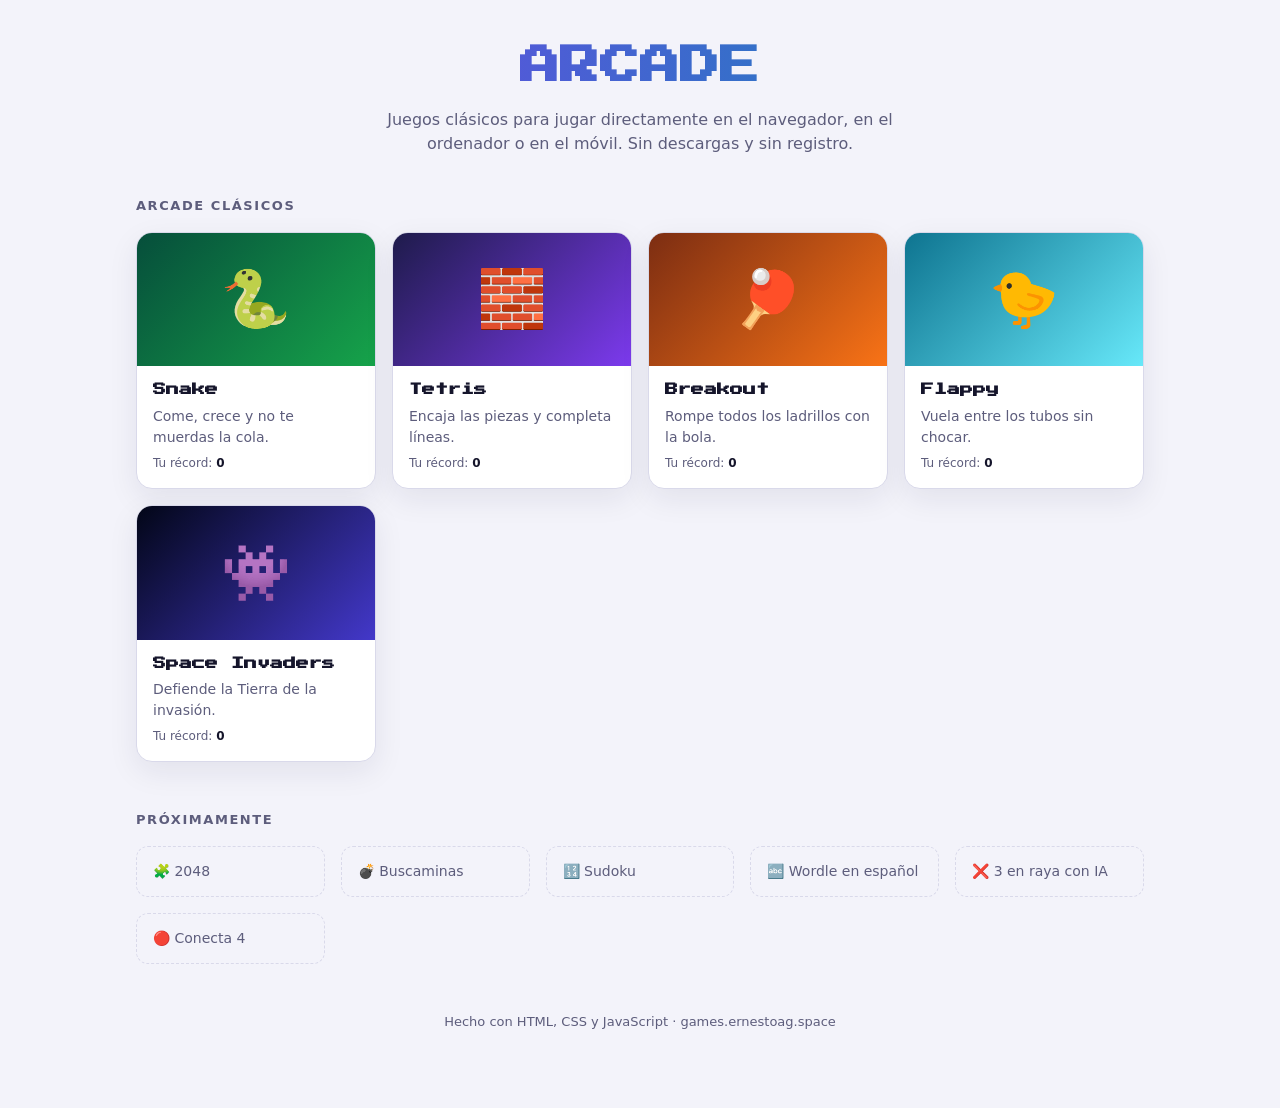
<file: index.html>
<!doctype html>
<html lang="es">
<head>
  <meta charset="utf-8">
  <meta name="viewport" content="width=device-width, initial-scale=1, viewport-fit=cover">
  <title>Arcade · ernestoag</title>
  <meta name="description" content="Juegos arcade clásicos para jugar gratis en el navegador.">
  <link rel="icon" href="favicon.svg">
  <link rel="preconnect" href="https://fonts.googleapis.com">
  <link rel="preconnect" href="https://fonts.gstatic.com" crossorigin>
  <link href="https://fonts.googleapis.com/css2?family=Press+Start+2P&display=swap" rel="stylesheet">
  <link rel="stylesheet" href="shared/style.css">
</head>
<body>
  <main class="home">
    <section class="hero">
      <h1>ARCADE</h1>
      <p>Juegos clásicos para jugar directamente en el navegador, en el ordenador o en el móvil. Sin descargas y sin registro.</p>
    </section>

    <h2 class="section-title">Arcade clásicos</h2>
    <div class="grid" id="games"></div>

    <section class="soon">
      <h2 class="section-title">Próximamente</h2>
      <div class="grid">
        <div class="soon-item">🧩 2048</div>
        <div class="soon-item">💣 Buscaminas</div>
        <div class="soon-item">🔢 Sudoku</div>
        <div class="soon-item">🔤 Wordle en español</div>
        <div class="soon-item">❌ 3 en raya con IA</div>
        <div class="soon-item">🔴 Conecta 4</div>
      </div>
    </section>

    <p class="footer">Hecho con HTML, CSS y JavaScript · games.ernestoag.space</p>
  </main>

  <script src="shared/common.js"></script>
  <script>
    const GAMES = [
      { id: 'snake', name: 'Snake', emoji: '🐍', art: 'linear-gradient(135deg, #064e3b, #16a34a)', desc: 'Come, crece y no te muerdas la cola.' },
      { id: 'tetris', name: 'Tetris', emoji: '🧱', art: 'linear-gradient(135deg, #1e1b4b, #7c3aed)', desc: 'Encaja las piezas y completa líneas.' },
      { id: 'breakout', name: 'Breakout', emoji: '🏓', art: 'linear-gradient(135deg, #7c2d12, #f97316)', desc: 'Rompe todos los ladrillos con la bola.' },
      { id: 'flappy', name: 'Flappy', emoji: '🐤', art: 'linear-gradient(135deg, #0e7490, #67e8f9)', desc: 'Vuela entre los tubos sin chocar.' },
      { id: 'invaders', name: 'Space Invaders', emoji: '👾', art: 'linear-gradient(135deg, #020617, #4338ca)', desc: 'Defiende la Tierra de la invasión.' },
    ];

    const grid = document.getElementById('games');
    for (const g of GAMES) {
      const a = document.createElement('a');
      a.className = 'card';
      a.href = `juegos/${g.id}/`;
      a.innerHTML = `
        <div class="card-art" style="--art: ${g.art}" aria-hidden="true">${g.emoji}</div>
        <div class="card-body">
          <h3>${g.name}</h3>
          <p>${g.desc}</p>
          <span class="card-best">Tu récord: <b>${Arcade.getBest(g.id)}</b></span>
        </div>`;
      grid.appendChild(a);
    }
  </script>
</body>
</html>
</file>
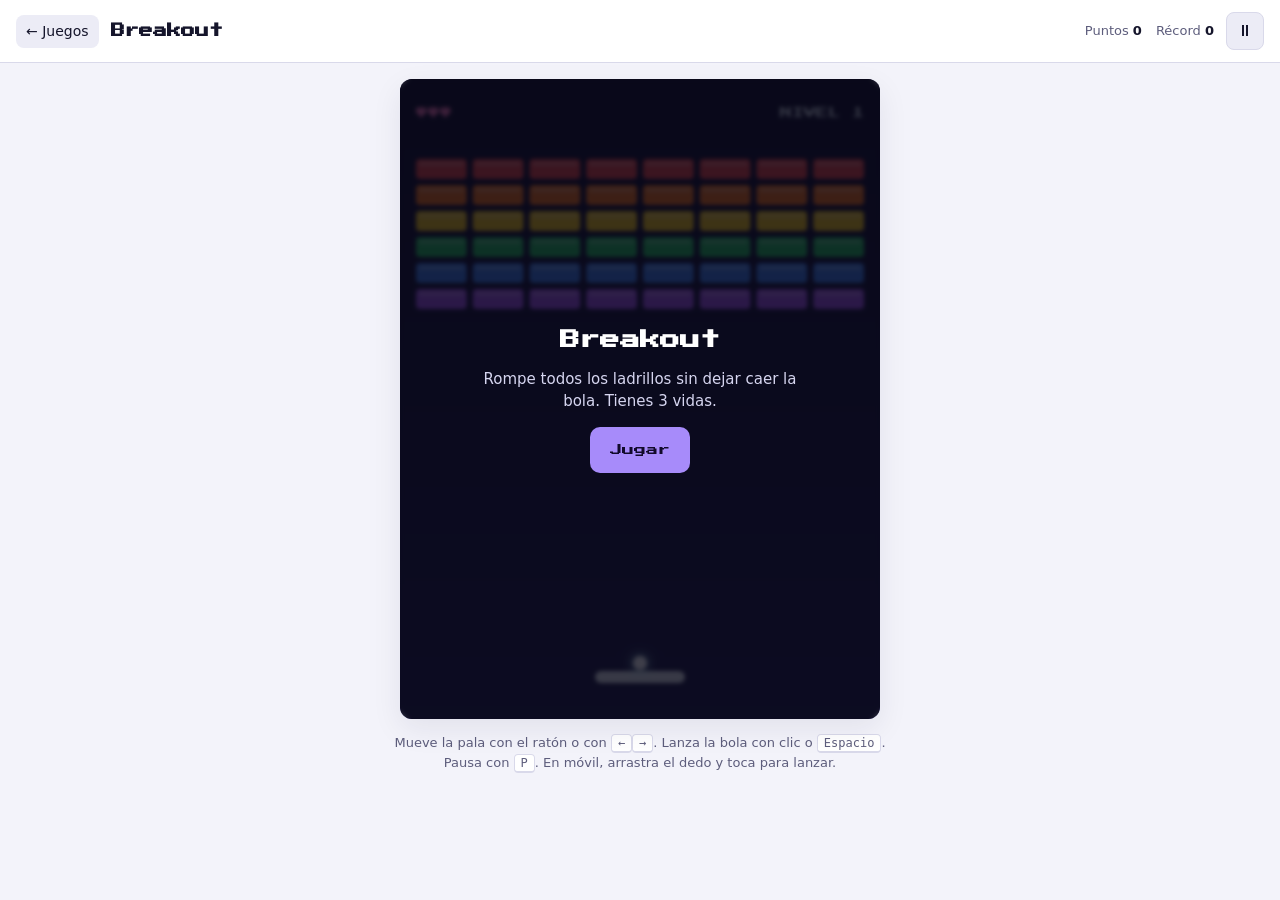
<file: juegos/breakout/index.html>
<!doctype html>
<html lang="es">
<head>
  <meta charset="utf-8">
  <meta name="viewport" content="width=device-width, initial-scale=1, viewport-fit=cover">
  <title>Breakout · Arcade</title>
  <link rel="preconnect" href="https://fonts.googleapis.com">
  <link rel="preconnect" href="https://fonts.gstatic.com" crossorigin>
  <link href="https://fonts.googleapis.com/css2?family=Press+Start+2P&display=swap" rel="stylesheet">
  <link rel="icon" href="../../favicon.svg">
  <link rel="stylesheet" href="../../shared/style.css">
</head>
<body class="game-page">
  <header class="game-header">
    <a class="back" href="../../">← Juegos</a>
    <h1>Breakout</h1>
    <div class="stats"><span>Puntos <b id="score">0</b></span><span>Récord <b id="best">0</b></span></div>
    <button class="icon-btn" id="pause" type="button" aria-label="Pausa">⏸</button>
  </header>
  <main class="game-main">
    <div class="stage" style="--w: 480px; --ratio: 0.75">
      <canvas id="game"></canvas>
      <div class="overlay" id="overlay" hidden>
        <h2 class="overlay-title"></h2>
        <p class="overlay-text"></p>
        <button class="overlay-btn" type="button"></button>
      </div>
    </div>
    <p class="help"><span class="keys">Mueve la pala con el ratón o con <kbd>←</kbd><kbd>→</kbd>. Lanza la bola con clic o <kbd>Espacio</kbd>. Pausa con <kbd>P</kbd>. </span>En móvil, arrastra el dedo y toca para lanzar.</p>
  </main>
  <script src="../../shared/common.js"></script>
  <script src="game.js"></script>
</body>
</html>
</file>
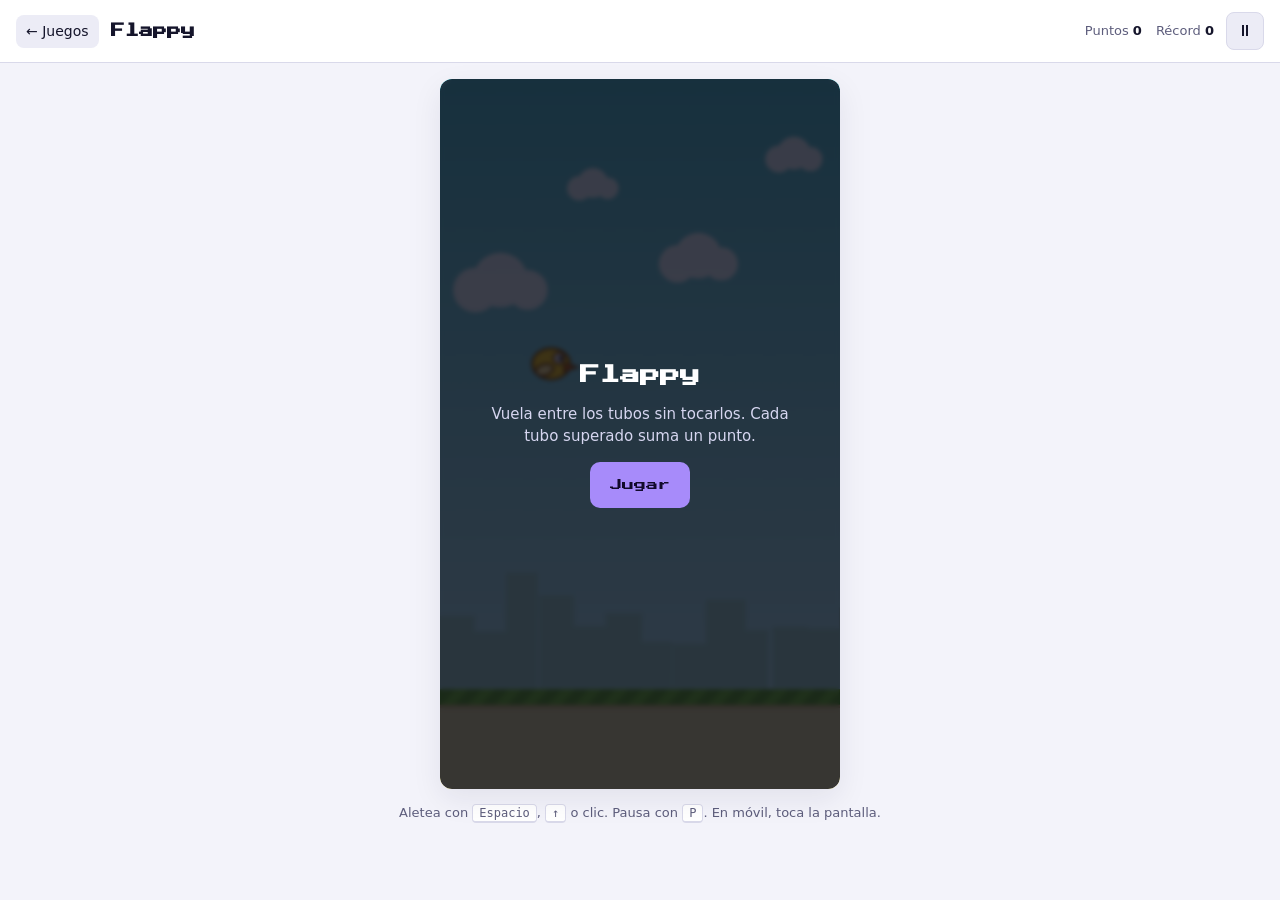
<file: juegos/flappy/index.html>
<!doctype html>
<html lang="es">
<head>
  <meta charset="utf-8">
  <meta name="viewport" content="width=device-width, initial-scale=1, viewport-fit=cover">
  <title>Flappy · Arcade</title>
  <link rel="preconnect" href="https://fonts.googleapis.com">
  <link rel="preconnect" href="https://fonts.gstatic.com" crossorigin>
  <link href="https://fonts.googleapis.com/css2?family=Press+Start+2P&display=swap" rel="stylesheet">
  <link rel="icon" href="../../favicon.svg">
  <link rel="stylesheet" href="../../shared/style.css">
</head>
<body class="game-page">
  <header class="game-header">
    <a class="back" href="../../">← Juegos</a>
    <h1>Flappy</h1>
    <div class="stats"><span>Puntos <b id="score">0</b></span><span>Récord <b id="best">0</b></span></div>
    <button class="icon-btn" id="pause" type="button" aria-label="Pausa">⏸</button>
  </header>
  <main class="game-main">
    <div class="stage" style="--w: 400px; --ratio: 0.5625">
      <canvas id="game"></canvas>
      <div class="overlay" id="overlay" hidden>
        <h2 class="overlay-title"></h2>
        <p class="overlay-text"></p>
        <button class="overlay-btn" type="button"></button>
      </div>
    </div>
    <p class="help"><span class="keys">Aletea con <kbd>Espacio</kbd>, <kbd>↑</kbd> o clic. Pausa con <kbd>P</kbd>. </span>En móvil, toca la pantalla.</p>
  </main>
  <script src="../../shared/common.js"></script>
  <script src="game.js"></script>
</body>
</html>
</file>
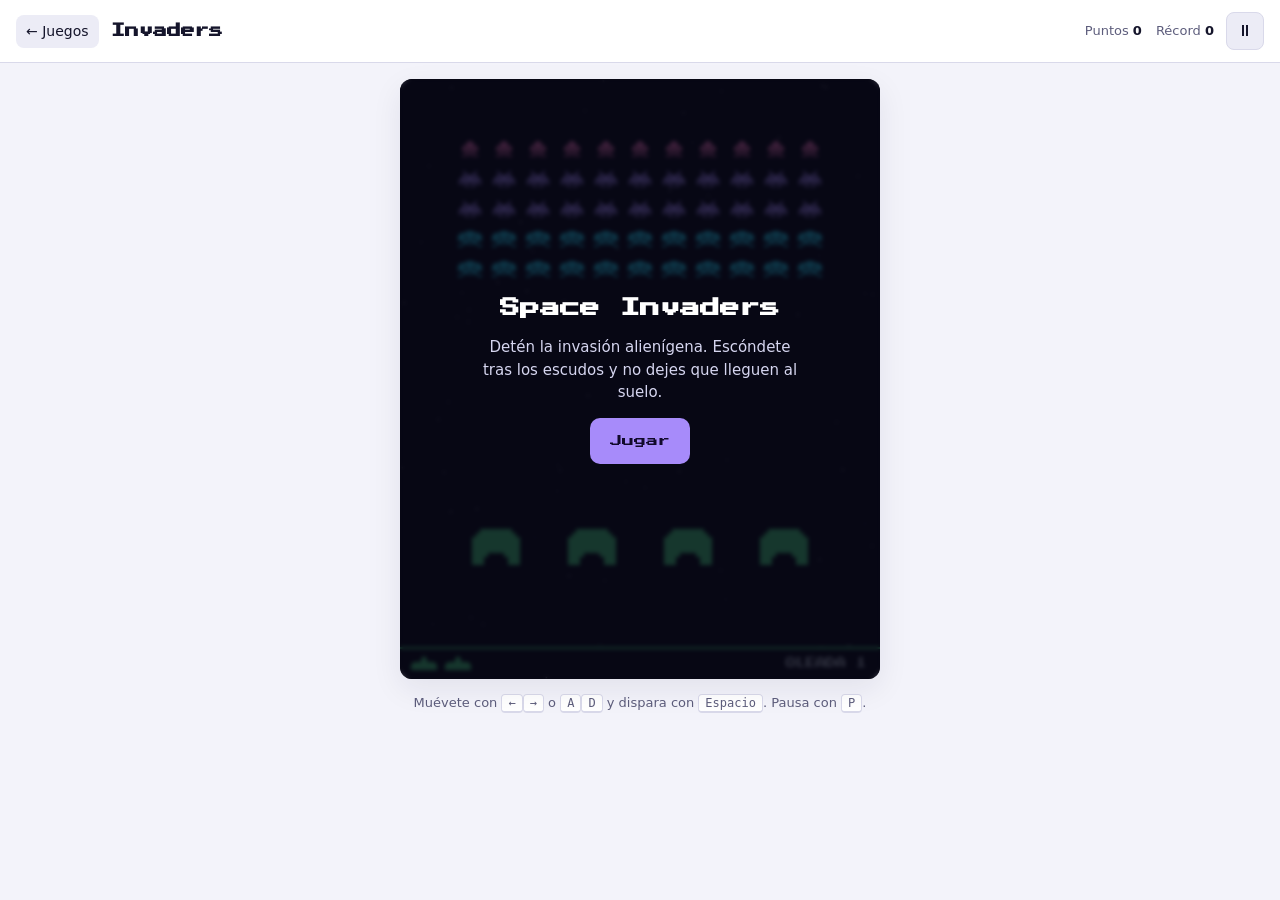
<file: juegos/invaders/index.html>
<!doctype html>
<html lang="es">
<head>
  <meta charset="utf-8">
  <meta name="viewport" content="width=device-width, initial-scale=1, viewport-fit=cover">
  <title>Space Invaders · Arcade</title>
  <link rel="preconnect" href="https://fonts.googleapis.com">
  <link rel="preconnect" href="https://fonts.gstatic.com" crossorigin>
  <link href="https://fonts.googleapis.com/css2?family=Press+Start+2P&display=swap" rel="stylesheet">
  <link rel="icon" href="../../favicon.svg">
  <link rel="stylesheet" href="../../shared/style.css">
</head>
<body class="game-page">
  <header class="game-header">
    <a class="back" href="../../">← Juegos</a>
    <h1>Invaders</h1>
    <div class="stats"><span>Puntos <b id="score">0</b></span><span>Récord <b id="best">0</b></span></div>
    <button class="icon-btn" id="pause" type="button" aria-label="Pausa">⏸</button>
  </header>
  <main class="game-main">
    <div class="stage" style="--w: 480px; --ratio: 0.8">
      <canvas id="game"></canvas>
      <div class="overlay" id="overlay" hidden>
        <h2 class="overlay-title"></h2>
        <p class="overlay-text"></p>
        <button class="overlay-btn" type="button"></button>
      </div>
    </div>
    <div class="touch-controls">
      <button data-hold="left" aria-label="Izquierda">◀</button>
      <button data-hold="fire" aria-label="Disparar">🔥</button>
      <button data-hold="right" aria-label="Derecha">▶</button>
    </div>
    <p class="help"><span class="keys">Muévete con <kbd>←</kbd><kbd>→</kbd> o <kbd>A</kbd><kbd>D</kbd> y dispara con <kbd>Espacio</kbd>. Pausa con <kbd>P</kbd>.</span></p>
  </main>
  <script src="../../shared/common.js"></script>
  <script src="game.js"></script>
</body>
</html>
</file>
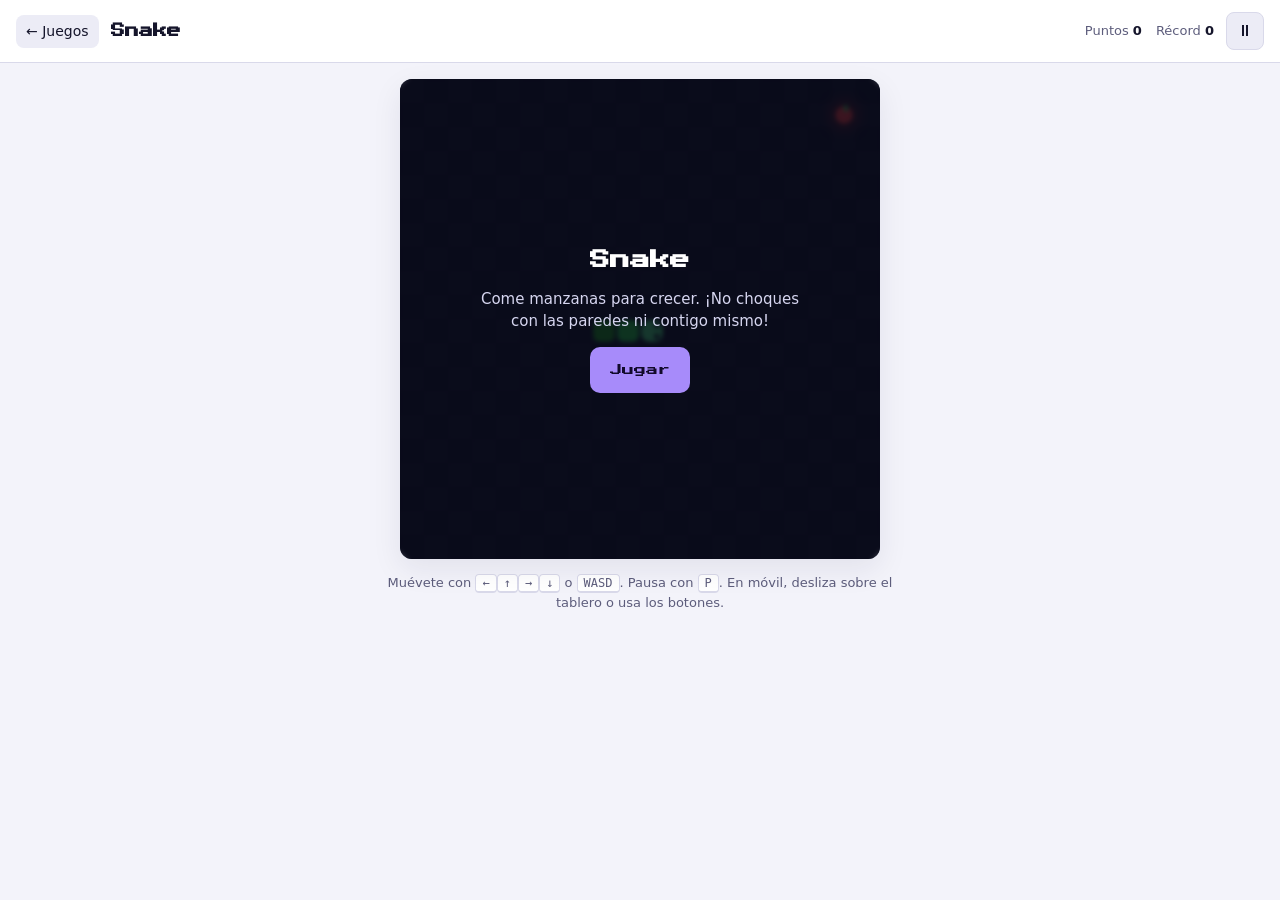
<file: juegos/snake/index.html>
<!doctype html>
<html lang="es">
<head>
  <meta charset="utf-8">
  <meta name="viewport" content="width=device-width, initial-scale=1, viewport-fit=cover">
  <title>Snake · Arcade</title>
  <link rel="preconnect" href="https://fonts.googleapis.com">
  <link rel="preconnect" href="https://fonts.gstatic.com" crossorigin>
  <link href="https://fonts.googleapis.com/css2?family=Press+Start+2P&display=swap" rel="stylesheet">
  <link rel="icon" href="../../favicon.svg">
  <link rel="stylesheet" href="../../shared/style.css">
</head>
<body class="game-page">
  <header class="game-header">
    <a class="back" href="../../">← Juegos</a>
    <h1>Snake</h1>
    <div class="stats"><span>Puntos <b id="score">0</b></span><span>Récord <b id="best">0</b></span></div>
    <button class="icon-btn" id="pause" type="button" aria-label="Pausa">⏸</button>
  </header>
  <main class="game-main">
    <div class="stage" style="--w: 480px; --ratio: 1">
      <canvas id="game"></canvas>
      <div class="overlay" id="overlay" hidden>
        <h2 class="overlay-title"></h2>
        <p class="overlay-text"></p>
        <button class="overlay-btn" type="button"></button>
      </div>
    </div>
    <div class="touch-controls dpad">
      <button class="up" data-dir="up" aria-label="Arriba">▲</button>
      <button class="left" data-dir="left" aria-label="Izquierda">◀</button>
      <button class="down" data-dir="down" aria-label="Abajo">▼</button>
      <button class="right" data-dir="right" aria-label="Derecha">▶</button>
    </div>
    <p class="help"><span class="keys">Muévete con <kbd>←</kbd><kbd>↑</kbd><kbd>→</kbd><kbd>↓</kbd> o <kbd>WASD</kbd>. Pausa con <kbd>P</kbd>. </span>En móvil, desliza sobre el tablero o usa los botones.</p>
  </main>
  <script src="../../shared/common.js"></script>
  <script src="game.js"></script>
</body>
</html>
</file>
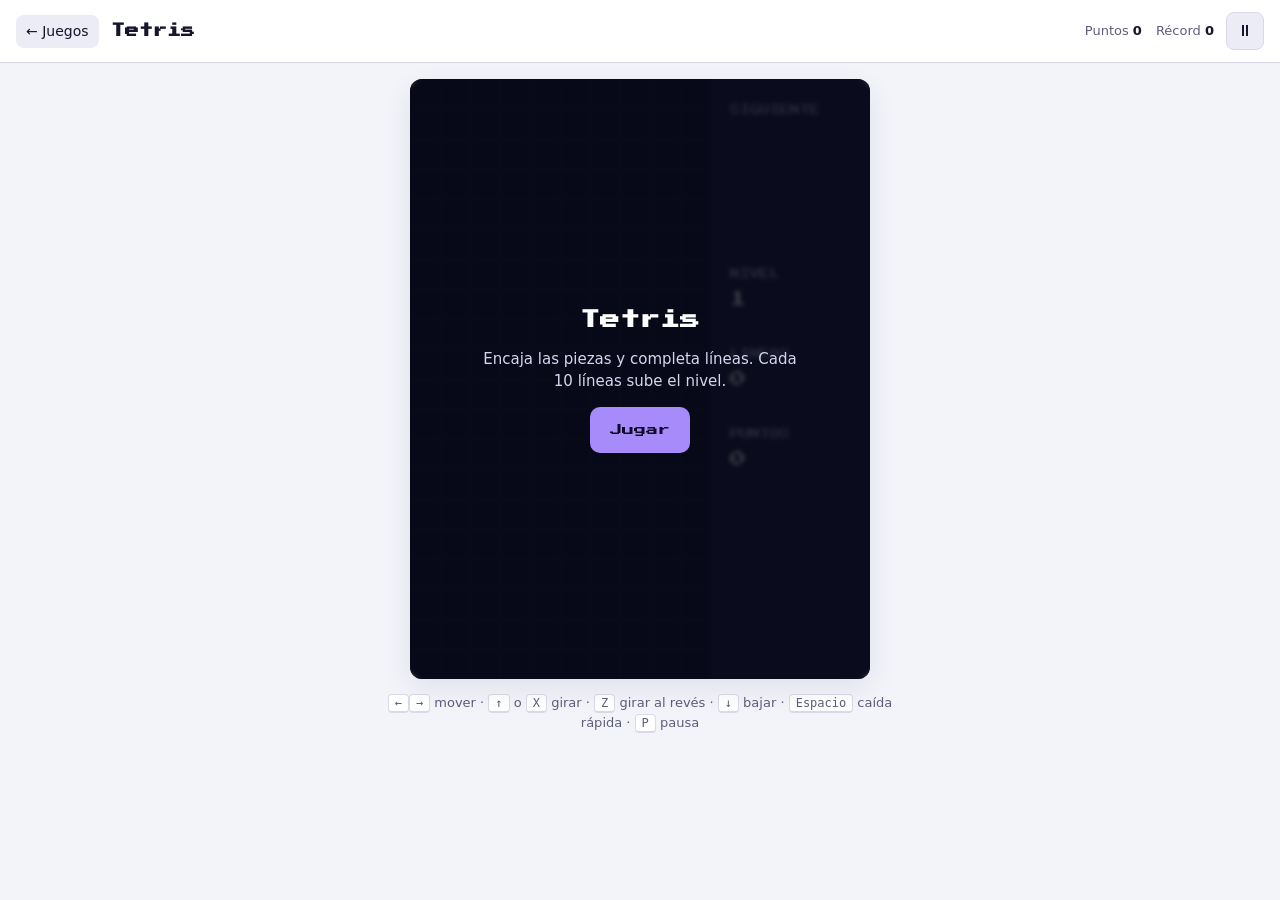
<file: juegos/tetris/index.html>
<!doctype html>
<html lang="es">
<head>
  <meta charset="utf-8">
  <meta name="viewport" content="width=device-width, initial-scale=1, viewport-fit=cover">
  <title>Tetris · Arcade</title>
  <link rel="preconnect" href="https://fonts.googleapis.com">
  <link rel="preconnect" href="https://fonts.gstatic.com" crossorigin>
  <link href="https://fonts.googleapis.com/css2?family=Press+Start+2P&display=swap" rel="stylesheet">
  <link rel="icon" href="../../favicon.svg">
  <link rel="stylesheet" href="../../shared/style.css">
</head>
<body class="game-page">
  <header class="game-header">
    <a class="back" href="../../">← Juegos</a>
    <h1>Tetris</h1>
    <div class="stats"><span>Puntos <b id="score">0</b></span><span>Récord <b id="best">0</b></span></div>
    <button class="icon-btn" id="pause" type="button" aria-label="Pausa">⏸</button>
  </header>
  <main class="game-main">
    <div class="stage" style="--w: 460px; --ratio: 0.7667">
      <canvas id="game"></canvas>
      <div class="overlay" id="overlay" hidden>
        <h2 class="overlay-title"></h2>
        <p class="overlay-text"></p>
        <button class="overlay-btn" type="button"></button>
      </div>
    </div>
    <div class="touch-controls">
      <button data-act="left" aria-label="Izquierda">◀</button>
      <button data-act="right" aria-label="Derecha">▶</button>
      <button data-act="rotate" aria-label="Girar">⟳</button>
      <button data-act="down" aria-label="Bajar">▼</button>
      <button data-act="drop" aria-label="Caída rápida">⤓</button>
    </div>
    <p class="help"><span class="keys"><kbd>←</kbd><kbd>→</kbd> mover · <kbd>↑</kbd> o <kbd>X</kbd> girar · <kbd>Z</kbd> girar al revés · <kbd>↓</kbd> bajar · <kbd>Espacio</kbd> caída rápida · <kbd>P</kbd> pausa</span></p>
  </main>
  <script src="../../shared/common.js"></script>
  <script src="game.js"></script>
</body>
</html>
</file>
<file: shared/style.css>
:root {
  --bg: #f3f3fa;
  --surface: #ffffff;
  --surface-2: #ececf6;
  --text: #15152b;
  --muted: #5d5d7c;
  --border: #d9d9ea;
  --accent: #7c3aed;
  --accent-2: #0891b2;
  --shadow: 0 10px 30px rgba(20, 20, 60, 0.08);
  --font-pixel: "Press Start 2P", ui-monospace, monospace;
  --font-body: system-ui, -apple-system, "Segoe UI", Roboto, sans-serif;
  --chrome: 190px;
  color-scheme: light;
}

@media (prefers-color-scheme: dark) {
  :root:not([data-theme="light"]) {
    --bg: #0b0b1a;
    --surface: #15152b;
    --surface-2: #1d1d38;
    --text: #ececff;
    --muted: #a3a3c2;
    --border: #2b2b4a;
    --accent: #a78bfa;
    --accent-2: #22d3ee;
    --shadow: 0 10px 30px rgba(0, 0, 0, 0.35);
    color-scheme: dark;
  }
}

:root[data-theme="dark"] {
  --bg: #0b0b1a;
  --surface: #15152b;
  --surface-2: #1d1d38;
  --text: #ececff;
  --muted: #a3a3c2;
  --border: #2b2b4a;
  --accent: #a78bfa;
  --accent-2: #22d3ee;
  --shadow: 0 10px 30px rgba(0, 0, 0, 0.35);
  color-scheme: dark;
}

* { box-sizing: border-box; }

html, body { margin: 0; }

body {
  background: var(--bg);
  color: var(--text);
  font-family: var(--font-body);
  line-height: 1.5;
  -webkit-tap-highlight-color: transparent;
}

a { color: var(--accent); }

button { font: inherit; }

/* ---------- Portada ---------- */

.home {
  max-width: 1040px;
  margin: 0 auto;
  padding: 40px 16px 64px;
}

.hero { text-align: center; margin-bottom: 40px; }

.hero h1 {
  font-family: var(--font-pixel);
  font-size: clamp(22px, 5vw, 40px);
  line-height: 1.3;
  margin: 0 0 16px;
  background: linear-gradient(90deg, var(--accent), var(--accent-2));
  -webkit-background-clip: text;
  background-clip: text;
  color: transparent;
}

.hero p { color: var(--muted); margin: 0 auto; max-width: 560px; }

.section-title {
  font-size: 13px;
  font-weight: 700;
  text-transform: uppercase;
  letter-spacing: 0.12em;
  color: var(--muted);
  margin: 0 0 16px;
}

.grid {
  display: grid;
  grid-template-columns: repeat(auto-fill, minmax(230px, 1fr));
  gap: 16px;
}

.card {
  display: flex;
  flex-direction: column;
  background: var(--surface);
  border: 1px solid var(--border);
  border-radius: 16px;
  overflow: hidden;
  text-decoration: none;
  color: inherit;
  box-shadow: var(--shadow);
  transition: transform 0.15s ease, border-color 0.15s ease;
}

.card:hover, .card:focus-visible { transform: translateY(-3px); border-color: var(--accent); outline: none; }

.card-art {
  aspect-ratio: 16 / 9;
  display: grid;
  place-items: center;
  font-size: 56px;
  background: var(--art, #222);
}

.card-body { padding: 14px 16px 16px; display: flex; flex-direction: column; gap: 6px; flex: 1; }

.card-body h3 { font-family: var(--font-pixel); font-size: 13px; margin: 0; }

.card-body p { margin: 0; color: var(--muted); font-size: 14px; flex: 1; }

.card-best { font-size: 12px; color: var(--muted); }

.card-best b { color: var(--text); }

.soon { margin-top: 48px; }

.soon .grid { grid-template-columns: repeat(auto-fill, minmax(180px, 1fr)); }

.soon-item {
  padding: 14px 16px;
  border: 1px dashed var(--border);
  border-radius: 12px;
  color: var(--muted);
  font-size: 14px;
}

.footer { margin-top: 48px; text-align: center; color: var(--muted); font-size: 13px; }

/* ---------- Página de juego ---------- */

.game-page { min-height: 100vh; min-height: 100svh; display: flex; flex-direction: column; }

.game-header {
  display: flex;
  align-items: center;
  gap: 12px;
  padding: 12px 16px;
  border-bottom: 1px solid var(--border);
  background: var(--surface);
}

.game-header h1 { font-family: var(--font-pixel); font-size: 14px; margin: 0; flex: 1; }

.back {
  text-decoration: none;
  font-size: 14px;
  padding: 6px 10px;
  border-radius: 8px;
  background: var(--surface-2);
  color: var(--text);
  white-space: nowrap;
}

.stats { display: flex; gap: 14px; font-size: 13px; color: var(--muted); }

.stats b { color: var(--text); font-variant-numeric: tabular-nums; }

.icon-btn {
  border: 1px solid var(--border);
  background: var(--surface-2);
  color: var(--text);
  border-radius: 8px;
  padding: 6px 10px;
  cursor: pointer;
}

.game-main {
  flex: 1;
  display: flex;
  flex-direction: column;
  align-items: center;
  gap: 14px;
  padding: 16px;
}

.stage {
  position: relative;
  width: 100%;
  width: min(100%, var(--w), calc((100vh - var(--chrome)) * var(--ratio)));
  width: min(100%, var(--w), calc((100svh - var(--chrome)) * var(--ratio)));
  border-radius: 12px;
  overflow: hidden;
  box-shadow: var(--shadow);
  touch-action: none;
  user-select: none;
  -webkit-user-select: none;
}

.stage canvas { display: block; width: 100%; height: auto; }

.overlay {
  position: absolute;
  inset: 0;
  display: flex;
  flex-direction: column;
  align-items: center;
  justify-content: center;
  gap: 14px;
  padding: 24px;
  text-align: center;
  background: rgba(8, 8, 22, 0.78);
  color: #fff;
  backdrop-filter: blur(2px);
}

.overlay[hidden] { display: none; }

.overlay-title { font-family: var(--font-pixel); font-size: clamp(14px, 4vw, 20px); line-height: 1.4; margin: 0; }

.overlay-text { margin: 0; font-size: 15px; color: #d6d6f0; max-width: 320px; }

.overlay-text b { color: #fff; }

.overlay-text .record { color: #facc15; font-weight: 700; }

.overlay-btn {
  font-family: var(--font-pixel);
  font-size: 12px;
  padding: 14px 20px;
  border: 0;
  border-radius: 10px;
  background: #a78bfa;
  color: #120a2b;
  cursor: pointer;
}

.overlay-btn:hover { background: #c4b5fd; }

.help { margin: 0; color: var(--muted); font-size: 13px; text-align: center; max-width: 520px; }

.help kbd {
  font-family: ui-monospace, monospace;
  font-size: 12px;
  padding: 1px 6px;
  border: 1px solid var(--border);
  border-bottom-width: 2px;
  border-radius: 4px;
  background: var(--surface);
}

.touch-controls { display: none; gap: 8px; justify-content: center; flex-wrap: wrap; }

.touch-controls button {
  width: min(64px, 17vw);
  height: min(64px, 17vw);
  border-radius: 16px;
  border: 1px solid var(--border);
  background: var(--surface);
  color: var(--text);
  font-size: 24px;
  touch-action: none;
  user-select: none;
  -webkit-user-select: none;
  box-shadow: var(--shadow);
}

.touch-controls button.active { background: var(--accent); color: #fff; }

.touch-controls.dpad {
  display: none;
  grid-template-columns: repeat(3, 64px);
  grid-template-rows: repeat(2, 64px);
}

.touch-controls.dpad .up { grid-column: 2; }
.touch-controls.dpad .left { grid-column: 1; grid-row: 2; }
.touch-controls.dpad .down { grid-column: 2; grid-row: 2; }
.touch-controls.dpad .right { grid-column: 3; grid-row: 2; }

@media (pointer: coarse) {
  :root { --chrome: 300px; }
  .touch-controls { display: flex; }
  .touch-controls.dpad { display: grid; }
  .help .keys { display: none; }
}

@media (max-width: 480px) {
  .game-header { flex-wrap: wrap; }
  .game-header h1 { font-size: 12px; }
  .stats { width: 100%; order: 3; justify-content: space-between; }
}
</file>
